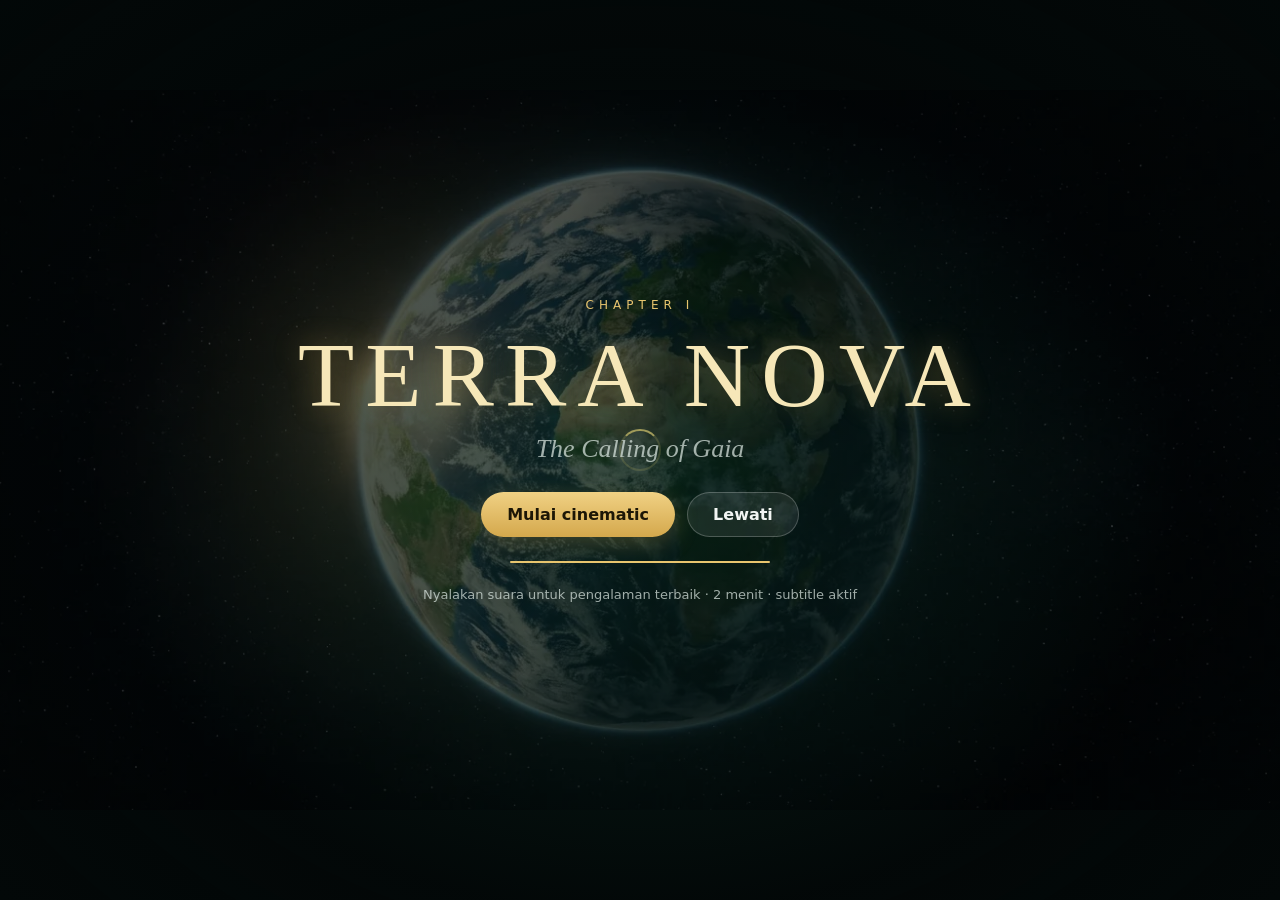
<file: cinematic-web/runtime/index.html>
<!doctype html>
<html lang="id">
<head>
<meta charset="utf-8">
<meta name="viewport" content="width=device-width, initial-scale=1, viewport-fit=cover">
<meta name="theme-color" content="#030808">
<title>TERRA NOVA — The Calling of Gaia</title>
<meta name="description" content="Opening cinematic TERRA NOVA: Peradaban Bumi Baru, Chapter I — The Calling of Gaia.">
<link rel="preload" href="img/A01.webp" as="image" type="image/webp">
<link rel="stylesheet" href="css/player.css">
</head>
<body>
<main id="app" class="is-intro" data-login-url="../">

  <!-- 16:9 stage: canvas renders the film in real time from images + audio -->
  <div class="stage" id="stage">
    <div class="frame" id="frame">
      <canvas id="film" width="1920" height="1080" aria-hidden="true"></canvas>
      <div class="poster" id="poster" style="background-image:url(img/A01.webp)"></div>
      <div class="spinner" id="spinner" hidden aria-hidden="true"></div>
    </div>
    <div class="captions" id="captions" aria-live="polite"></div>
  </div>

  <!-- Start screen (explicit start, so audio may play) -->
  <section class="intro" id="intro" aria-labelledby="intro-title">
    <p class="intro-kicker">Chapter I</p>
    <h1 id="intro-title">TERRA NOVA</h1>
    <p class="intro-sub">The Calling of Gaia</p>
    <div class="intro-actions">
      <button class="btn btn-primary" id="btn-start" disabled>
        <span class="btn-label">Memuat…</span>
      </button>
      <button class="btn btn-ghost" id="btn-skip-intro">Lewati</button>
    </div>
    <div class="load-bar" aria-hidden="true"><span id="load-fill"></span></div>
    <p class="intro-note">Nyalakan suara untuk pengalaman terbaik · 2 menit · subtitle aktif</p>
  </section>

  <!-- Player controls -->
  <div class="controls" id="controls" role="toolbar" aria-label="Kontrol cinematic">
    <button class="ctl" id="btn-play" aria-label="Jeda" title="Jeda (Spasi)">
      <svg viewBox="0 0 24 24" class="i-pause"><path d="M7 5h3v14H7zM14 5h3v14h-3z"/></svg>
      <svg viewBox="0 0 24 24" class="i-play"><path d="M8 5v14l11-7z"/></svg>
    </button>
    <div class="progress" id="progress" role="slider" tabindex="0" aria-label="Posisi" aria-valuemin="0" aria-valuemax="120" aria-valuenow="0">
      <div class="progress-fill" id="progress-fill"></div>
    </div>
    <span class="time" id="time">0:00 / 2:00</span>
    <button class="ctl" id="btn-mute" aria-label="Bisukan" title="Suara (M)">
      <svg viewBox="0 0 24 24" class="i-vol"><path d="M4 9v6h4l5 4V5L8 9zm12.5 3a4.5 4.5 0 0 0-2.5-4v8a4.5 4.5 0 0 0 2.5-4z"/></svg>
      <svg viewBox="0 0 24 24" class="i-muted"><path d="M4 9v6h4l5 4V5L8 9zm16.6 0L19 7.4 16.4 10 13.8 7.4 12.4 9l2.6 2.6-2.6 2.6 1.4 1.4 2.6-2.6 2.6 2.6 1.6-1.4-2.6-2.6z"/></svg>
    </button>
    <button class="ctl ctl-text" id="btn-cc" aria-label="Subtitle: Indonesia" title="Subtitle (C)">ID</button>
    <button class="ctl ctl-text" id="btn-motion" aria-label="Gerak penuh" title="Kurangi gerak">Gerak</button>
    <button class="ctl" id="btn-fs" aria-label="Layar penuh" title="Layar penuh (F)">
      <svg viewBox="0 0 24 24"><path d="M4 4h6v2H6v4H4zm10 0h6v6h-2V6h-4zM4 14h2v4h4v2H4zm14 0h2v6h-6v-2h4z"/></svg>
    </button>
    <button class="ctl ctl-text ctl-skip" id="btn-skip" title="Lewati (S)">Lewati ›</button>
  </div>

  <!-- H02 interactive hold -->
  <section class="ending" id="ending" hidden aria-labelledby="end-title">
    <div class="ending-bg" style="background-image:url(img/ending-bg.webp)"></div>
    <img class="ending-gaia" src="img/ending-gaia.webp" alt="Dewi Gaia mengulurkan tangannya ke arahmu" loading="lazy" width="522" height="637">
    <div class="ending-copy">
      <p class="ending-quote">Bumi tidak membutuhkan penghuni baru.<br>Bumi membutuhkan peradaban baru.</p>
      <h2 id="end-title">TERRA NOVA <span>— Peradaban Bumi Baru</span></h2>
      <p class="ending-chapter">Chapter I — The Calling of Gaia</p>
      <p class="ending-motto">One Earth. One Destiny. A New Civilization.</p>
      <div class="ending-actions" id="ending-actions">
        <button class="btn btn-primary" id="btn-accept">Aku menerima panggilanmu</button>
        <button class="btn btn-ghost" id="btn-replay">Ulangi cinematic</button>
      </div>
      <p class="ending-accepted" id="accepted" hidden></p>
      <a class="ending-login" id="login-link" href="../">Sudah punya akun? Masuk</a>
    </div>
  </section>

  <noscript><p class="noscript">Cinematic membutuhkan JavaScript. <a href="transcript-id.md">Baca transkrip</a>.</p></noscript>
</main>
<script type="module" src="js/player.js"></script>
</body>
</html>
</file>
<file: cinematic-web/runtime/css/player.css>
:root {
  --bg: #030808;
  --ink: #f2f5f3;
  --muted: rgba(220, 232, 226, 0.72);
  --gold: #e8c56e;
  --gold-deep: #d9af52;
  --emerald: #2fa37a;
  --panel: rgba(4, 12, 12, 0.72);
  --serif: Georgia, "Times New Roman", serif;
  --sans: "Segoe UI", system-ui, -apple-system, Roboto, sans-serif;
  color-scheme: dark;
}
* { box-sizing: border-box; }
html, body { margin: 0; height: 100%; background: var(--bg); color: var(--ink); font-family: var(--sans); }
body { overflow: hidden; -webkit-tap-highlight-color: transparent; }
button { font: inherit; color: inherit; }
[hidden] { display: none !important; }

#app { position: fixed; inset: 0; }

/* ---------------- stage: whole 16:9 frame, letterboxed on a dark ground ---------------- */
.stage {
  position: absolute; inset: 0;
  display: flex; flex-direction: column; align-items: center; justify-content: center;
  padding: env(safe-area-inset-top) env(safe-area-inset-right) env(safe-area-inset-bottom) env(safe-area-inset-left);
}
.frame {
  position: relative;
  width: min(100vw, calc(100vh * 16 / 9));
  width: min(100vw, calc(100dvh * 16 / 9));
  aspect-ratio: 16 / 9;
  background: #000;
  overflow: hidden;
}
#film { position: absolute; inset: 0; width: 100%; height: 100%; display: block; }
.poster {
  position: absolute; inset: 0; background-size: cover; background-position: center;
  filter: brightness(0.38) saturate(0.9); transform: scale(1.04);
  transition: opacity 0.9s ease;
}
.is-playing .poster, .is-ended .poster { opacity: 0; pointer-events: none; }

.spinner {
  position: absolute; left: 50%; top: 50%; width: 42px; height: 42px; margin: -21px 0 0 -21px;
  border-radius: 50%; border: 2px solid rgba(232, 197, 110, 0.25); border-top-color: var(--gold);
  animation: spin 0.9s linear infinite;
}
@keyframes spin { to { transform: rotate(360deg); } }

/* ---------------- captions (HTML, accessible) ---------------- */
.captions {
  position: absolute; left: 50%; transform: translateX(-50%);
  bottom: calc(max(0px, (100dvh - min(100vw, 100dvh * 16 / 9) * 9 / 16) / 2) + 4.2%);
  width: min(92vw, 1100px); text-align: center; pointer-events: none; z-index: 3;
}
.cap {
  display: inline; padding: 0.18em 0.6em; line-height: 1.55;
  -webkit-box-decoration-break: clone; box-decoration-break: clone;
  background: rgba(4, 12, 12, 0.66); border-radius: 0.35em;
  font-family: var(--serif); font-size: clamp(14px, 2.05vw, 30px); color: #f4f7f6;
  text-shadow: 0 1px 6px rgba(0, 0, 0, 0.9);
  opacity: 0; transition: opacity 0.22s ease;
}
.cap.on { opacity: 1; }
.cap.gaia { font-style: italic; color: #fdf5df; text-shadow: 0 0 12px rgba(217, 175, 82, 0.5), 0 1px 4px #000; }
@media (orientation: portrait) {
  .stage { justify-content: center; gap: 18px; }
  .captions { position: static; transform: none; width: min(94vw, 640px); min-height: 5.5em; }
  .cap { font-size: clamp(15px, 4.3vw, 22px); }
}

/* ---------------- start screen ---------------- */
.intro {
  position: absolute; inset: 0; z-index: 5;
  display: flex; flex-direction: column; align-items: center; justify-content: center; text-align: center;
  padding: 24px 16px; gap: 6px;
  background: radial-gradient(ellipse at 50% 55%, rgba(18, 76, 56, 0.35), rgba(3, 8, 8, 0.2) 60%, rgba(3, 8, 8, 0.75));
}
.intro-kicker { margin: 0; color: var(--gold); letter-spacing: 0.42em; font-size: 12px; text-transform: uppercase; }
.intro h1 {
  margin: 4px 0 0; font-family: var(--serif); font-weight: 500; letter-spacing: 0.12em;
  font-size: clamp(38px, 8vw, 92px); color: #f6e7b8;
  text-shadow: 0 0 28px rgba(226, 184, 87, 0.35);
}
.intro-sub { margin: 0 0 22px; font-family: var(--serif); font-style: italic; font-size: clamp(16px, 2.4vw, 26px); color: var(--muted); }
.intro-actions { display: flex; gap: 12px; flex-wrap: wrap; justify-content: center; }
.intro-note { margin: 18px 0 0; font-size: 13px; color: var(--muted); }
.load-bar { width: min(260px, 70vw); height: 2px; margin-top: 18px; background: rgba(255, 255, 255, 0.12); border-radius: 2px; overflow: hidden; }
.load-bar span { display: block; height: 100%; width: 0; background: var(--gold); transition: width 0.25s ease; }
.is-playing .intro, .is-ended .intro { display: none; }
/* autostart: a pure loading screen (title + progress), no buttons */
.autostart .intro-actions, .autostart .intro-note { visibility: hidden; }

.btn {
  border: 0; cursor: pointer; border-radius: 999px; padding: 13px 26px; font-size: 16px; font-weight: 600;
  transition: transform 0.15s ease, background 0.2s ease, opacity 0.2s ease;
}
.btn:active { transform: scale(0.97); }
.btn:disabled { opacity: 0.55; cursor: progress; }
.btn-primary { background: linear-gradient(180deg, #f0d184, #d4a84c); color: #1c1606; box-shadow: 0 6px 24px rgba(217, 175, 82, 0.28); }
.btn-primary:hover:not(:disabled) { background: linear-gradient(180deg, #f6dc98, #dcb35a); }
.btn-ghost { background: rgba(255, 255, 255, 0.08); color: var(--ink); box-shadow: inset 0 0 0 1px rgba(255, 255, 255, 0.22); }
.btn-ghost:hover { background: rgba(255, 255, 255, 0.14); }
.btn:focus-visible, .ctl:focus-visible, .progress:focus-visible, .ending-login:focus-visible { outline: 2px solid var(--gold); outline-offset: 3px; }

/* ---------------- controls ---------------- */
.controls {
  position: absolute; left: 50%; bottom: max(12px, env(safe-area-inset-bottom)); transform: translateX(-50%);
  z-index: 6; display: none; align-items: center; gap: 4px;
  width: min(760px, calc(100vw - 24px)); padding: 6px 8px; border-radius: 14px;
  background: var(--panel); -webkit-backdrop-filter: blur(8px); backdrop-filter: blur(8px);
  box-shadow: inset 0 0 0 1px rgba(255, 255, 255, 0.08);
  transition: opacity 0.35s ease;
}
.is-playing .controls { display: flex; }
.is-playing.idle .controls { opacity: 0; pointer-events: none; }
.is-playing.idle { cursor: none; }
.ctl {
  flex: none; height: 36px; min-width: 36px; padding: 0 8px; border: 0; border-radius: 9px;
  background: transparent; cursor: pointer; display: grid; place-items: center;
}
.ctl:hover { background: rgba(255, 255, 255, 0.1); }
.ctl svg { width: 20px; height: 20px; fill: currentColor; }
.ctl-text { font-size: 13px; font-weight: 600; letter-spacing: 0.02em; }
.ctl-skip { color: var(--gold); }
.i-play, .i-muted { display: none; }
.paused .i-play, .muted .i-muted { display: block; }
.paused .i-pause, .muted .i-vol { display: none; }
.progress { flex: 1; height: 28px; position: relative; cursor: pointer; touch-action: none; }
.progress::before, .progress-fill { content: ""; position: absolute; left: 0; top: 50%; height: 3px; margin-top: -1.5px; border-radius: 3px; }
.progress::before { right: 0; background: rgba(255, 255, 255, 0.18); }
.progress-fill { width: 0; background: var(--gold); }
.time { flex: none; font-size: 12px; color: var(--muted); font-variant-numeric: tabular-nums; padding: 0 6px; }
@media (max-width: 520px) {
  .time, #btn-motion { display: none; }
  .ctl { min-width: 34px; padding: 0 6px; }
}

/* ---------------- H02 ending ---------------- */
.ending {
  position: absolute; inset: 0; z-index: 7; overflow: auto;
  display: grid; grid-template-columns: minmax(0, 1.15fr) minmax(0, 1fr); align-items: center;
  padding: max(12px, env(safe-area-inset-top)) max(16px, env(safe-area-inset-right)) max(12px, env(safe-area-inset-bottom)) max(16px, env(safe-area-inset-left));
  background: var(--bg); animation: fadeIn 1.1s ease both;
}
@keyframes fadeIn { from { opacity: 0; } to { opacity: 1; } }
.ending-bg {
  position: fixed; inset: -40px; background-size: cover; background-position: center;
  filter: blur(36px) brightness(0.42) saturate(1.1);
}
/* emerald-gold aura behind Gaia: she is the focal point of the hold */
.ending::before {
  content: ""; position: fixed; pointer-events: none;
  left: 4%; top: 6%; width: 56%; height: 88%;
  background: radial-gradient(ellipse 50% 50% at 50% 48%, rgba(120, 235, 170, 0.22), rgba(246, 216, 120, 0.12) 45%, transparent 72%);
}
/* whole figure, almost full height; only the outer edges fade (her face, hand and medallion stay intact) */
.ending-gaia {
  position: relative; justify-self: center; align-self: center;
  height: min(94vh, 94dvh, 1040px); width: auto; max-width: 100%; object-fit: contain;
  -webkit-mask-image: linear-gradient(to right, transparent 0, #000 11%, #000 74%, transparent 100%),
                      linear-gradient(to bottom, transparent 0, #000 5%, #000 82%, transparent 100%);
  -webkit-mask-composite: source-in;
          mask-image: linear-gradient(to right, transparent 0, #000 11%, #000 74%, transparent 100%),
                      linear-gradient(to bottom, transparent 0, #000 5%, #000 82%, transparent 100%);
          mask-composite: intersect;
  filter: drop-shadow(0 0 40px rgba(130, 245, 175, 0.18));
}
.ending-copy { position: relative; max-width: 520px; padding: 0 8px 0 clamp(4px, 1.5vw, 24px); }
.ending-quote { font-family: var(--serif); font-style: italic; font-size: clamp(17px, 2vw, 24px); line-height: 1.5; color: #fdf5df; margin: 0 0 22px; }
.ending h2 { margin: 0; font-family: var(--serif); font-weight: 500; letter-spacing: 0.08em; font-size: clamp(28px, 4vw, 48px); color: #f6e7b8; }
.ending h2 span { display: block; font-size: 0.42em; letter-spacing: 0.06em; color: var(--ink); margin-top: 6px; }
.ending-chapter { margin: 12px 0 2px; color: var(--gold); font-size: 14px; letter-spacing: 0.08em; }
.ending-motto { margin: 0 0 26px; color: var(--muted); font-style: italic; font-family: var(--serif); }
.ending-actions { display: flex; gap: 12px; flex-wrap: wrap; }
.ending-accepted { font-family: var(--serif); font-style: italic; font-size: clamp(16px, 1.8vw, 21px); line-height: 1.6; color: #fdf5df; margin: 0; animation: fadeIn 0.8s ease both; }
.ending-login { display: inline-block; margin-top: 22px; color: var(--muted); font-size: 14px; }
.ending-login:hover { color: var(--ink); }
@media (orientation: portrait), (max-width: 760px) {
  .ending { grid-template-columns: 1fr; justify-items: center; text-align: center; align-content: start; gap: 4px; }
  .ending::before { left: 0; top: 0; width: 100%; height: 62%; }
  .ending-gaia { height: min(60vh, 60dvh); max-width: 96vw; }
  .ending-copy { padding: 0 4px; }
  .ending-actions { justify-content: center; }
}
.noscript { position: absolute; inset: auto 0 40% 0; text-align: center; }

@media (prefers-reduced-motion: reduce) {
  .poster, .cap, .controls, .btn { transition: none; }
  .ending, .ending-accepted { animation: none; }
}
</file>
